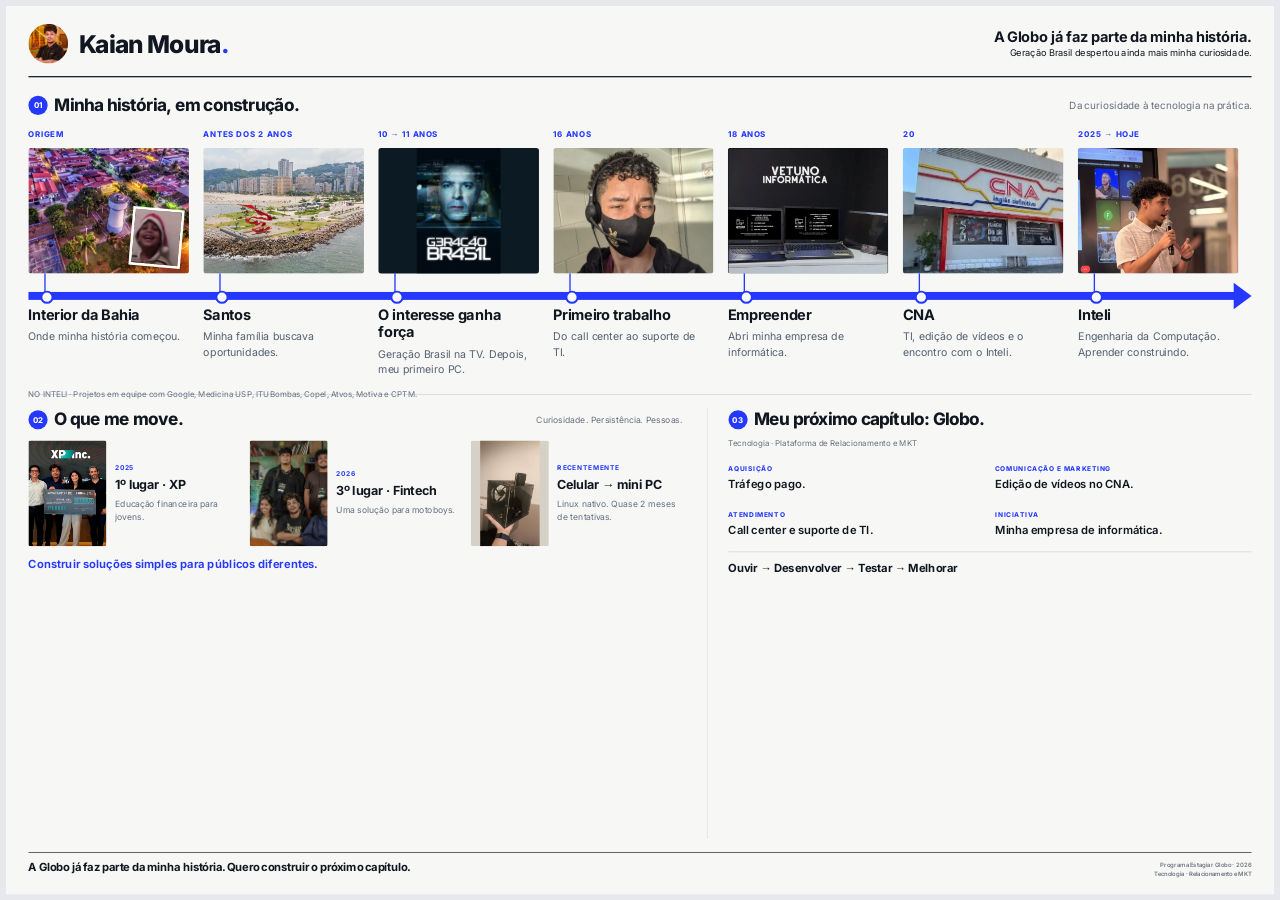
<file: globo/index.html>
<!DOCTYPE html>

<html lang="pt-BR"><head><meta charset="utf-8"/><meta content="width=device-width,initial-scale=1" name="viewport"/><title>Kaian Moura · Tecnologia que cria relações</title><meta content="Uma página: quem sou, o que me move e minha conexão com a Plataforma de Relacionamento e MKT da Globo." name="description"/><meta content="#101720" name="theme-color"/><link href="imagens/favicon.svg" rel="icon"/><link as="font" crossorigin="" href="imagens/body.woff2" rel="preload" type="font/woff2"/><style>@font-face{font-family:Inter;src:url("imagens/body.woff2") format("woff2");font-weight:100 900;font-display:swap}
:root{--ink:#101720;--paper:#f1f2f4;--blue:#2438ff;--orange:#ff602e;--yellow:#ffd23f;--muted:#666f7c}*{box-sizing:border-box}html{-webkit-text-size-adjust:100%}body{margin:0;background:#dfe2e8;color:var(--ink);font-family:Inter,Arial,sans-serif}button,a{-webkit-tap-highlight-color:transparent}button{cursor:pointer;font:inherit}a{color:inherit;text-decoration:none}button:focus-visible,a:focus-visible{outline:3px solid var(--orange);outline-offset:4px}button:disabled{opacity:.4;cursor:default}.toolbar{height:64px;display:flex;align-items:center;justify-content:space-between;gap:20px;padding:0 24px;background:var(--ink);color:white}.brand{font-size:20px;font-weight:800;letter-spacing:-1px}.brand span{color:var(--orange)}.tools{display:flex;align-items:center;gap:10px}.tool{background:transparent;border:1px solid #ffffff60;border-radius:30px;padding:9px 16px;color:inherit;font-size:12px}.tool.primary{background:var(--orange);border-color:var(--orange);color:var(--ink);font-weight:700}.toolbar small{font-size:11px;color:#b4becc}.stage{padding:18px 16px 24px;display:flex;justify-content:center;align-items:flex-start}.sheet-shell{position:relative;width:1920px;height:900px;flex-shrink:0}.sheet{width:1920px;height:900px;background:var(--paper);padding:32px 36px 24px;transform-origin:top left;box-shadow:0 8px 45px #17233522;display:flex;flex-direction:column}.sheet-top{height:117px;flex-shrink:0;display:flex;justify-content:space-between;align-items:flex-start;gap:40px;border-bottom:2px solid var(--ink);padding-bottom:22px}.eyebrow{font-size:11px;text-transform:uppercase;letter-spacing:1.8px;font-weight:650;margin:0 0 10px}.sheet-top h1{font-size:58px;line-height:1;letter-spacing:-3px;font-weight:800;margin:0}.sheet-top .hello{font-size:16px;line-height:1.6;text-align:right;margin:4px 0 0;max-width:400px}.sheet-top .hello strong{display:block;font-size:23px;letter-spacing:-.7px;line-height:1.3}.panels{display:flex;gap:24px;flex:1;min-height:0;padding:25px 0 20px}.panel{min-width:0;position:relative;border-radius:4px}.who{width:340px;flex-shrink:0}.move{width:396px;flex-shrink:0;background:var(--ink);color:white;padding:20px}.area{flex:1;padding:0 0 0 2px}.panel-heading{display:flex;gap:10px;align-items:center;margin-bottom:15px;height:37px}.num{width:30px;height:30px;flex-shrink:0;border-radius:50%;background:var(--blue);color:white;display:flex;align-items:center;justify-content:center;font-size:12px;font-weight:750}.move .num{background:var(--orange);color:var(--ink)}.panel h2{font-size:24px;font-weight:750;letter-spacing:-1px;line-height:1.1;margin:0}.move h2{font-size:23px}.panel p{margin:0}.photo{border:0;padding:0;width:100%;height:100%;display:block;background:transparent;overflow:hidden;cursor:zoom-in}.photo img{width:100%;height:100%;display:block;object-fit:cover;transition:transform .35s}figure{margin:0;min-width:0}.photo:hover img{transform:scale(1.035)}.portrait-wrap{height:273px;position:relative;margin-bottom:17px}.portrait-wrap>.photo{border-radius:3px}.portrait-wrap>.photo img{object-position:center 25%}.childhood{position:absolute;bottom:12px;right:12px;width:101px;height:106px;border:5px solid var(--paper);transform:rotate(6deg);background:var(--paper);box-shadow:0 4px 20px #0003}.childhood img{object-fit:cover}.bio{font-size:17px;font-weight:650;line-height:1.45;letter-spacing:-.35px}.bio strong{color:var(--blue);font-weight:750}.bio-detail{font-size:13px;line-height:1.6;color:var(--muted);margin-top:7px!important}.robotics{height:133px;position:relative;margin-top:18px;overflow:hidden;border-radius:3px}.robotics figcaption{position:absolute;left:0;right:0;bottom:0;background:linear-gradient(transparent,#06111be8);color:#fff;font-size:13px;font-weight:650;padding:32px 12px 12px;pointer-events:none}.robotics img{object-position:center 38%}.motives{font-size:15px;color:var(--yellow);font-weight:600;margin-bottom:14px!important;line-height:1.4}.evidence{height:182px;position:relative;overflow:hidden;border-radius:3px;margin-bottom:12px}.evidence figcaption{position:absolute;left:0;right:0;bottom:0;padding:40px 13px 12px;background:linear-gradient(transparent,#07131ef0);color:white;pointer-events:none;font-size:12px;line-height:1.5}.evidence figcaption strong{display:block;font-size:19px;line-height:1.4;letter-spacing:-.4px}.xp img{object-position:center 35%}.linux{height:174px;background:#c6c1b7}.linux img{object-fit:contain}.linux figcaption strong{font-size:18px}.purpose{border-top:1px solid #ffffff35;padding-top:14px;font-size:17px;line-height:1.45;letter-spacing:-.3px;font-weight:550}.purpose strong{color:var(--yellow);font-weight:600}.area-kicker{font-size:12px!important;color:var(--muted);line-height:1.5;margin-bottom:13px!important}.matches{display:flex;flex-direction:column;gap:11px}.match{display:flex;gap:15px;align-items:center;min-height:83px;padding-bottom:10px;border-bottom:1px solid #ccd1d9}.match figure{width:83px;height:73px;flex-shrink:0;overflow:hidden;border-radius:3px;background:#dce0e7}.match figure img{object-position:center 35%}.match .ad{display:flex;align-items:center;justify-content:center;font-size:42px;line-height:1;background:var(--blue);color:var(--yellow)}.match h3{margin:0 0 4px;font-size:12px;letter-spacing:1px;color:var(--blue);font-weight:750;text-transform:uppercase}.match p{font-size:17px;line-height:1.35;font-weight:600;letter-spacing:-.3px}.match .business img{object-fit:contain;background:#151515}.practical{margin-top:17px}.practical small{font-size:10px;text-transform:uppercase;letter-spacing:1px;color:var(--muted)}.practical p{font-size:19px;line-height:1.5;letter-spacing:-.5px;font-weight:750;margin-top:4px}.practical p span{color:var(--orange)}.sheet-foot{height:45px;flex-shrink:0;border-top:2px solid var(--ink);padding-top:13px;display:flex;align-items:flex-start;justify-content:space-between;gap:20px}.sheet-foot p{font-size:20px;line-height:1.25;font-weight:700;letter-spacing:-.55px;margin:0}.sheet-foot span{font-size:10px;font-weight:550;text-align:right;line-height:1.5;color:var(--muted);max-width:285px}.focus-mode .panel{transition:opacity .2s}.focus-mode .panel:not(.active){opacity:.3}.focus-mode .panel.active{outline:3px solid var(--orange);outline-offset:8px}.present-controls{display:none;align-items:center;gap:12px}.presenting .present-controls{display:flex}#timer{font-variant-numeric:tabular-nums;font-size:12px;color:var(--yellow)}#timer[data-state=warn]{color:#ffb020}#timer[data-state=over]{color:#ff7a6a}.control{background:none;color:white;border:0;padding:5px;font-size:18px}.step{font-size:11px}dialog{padding:28px;border:0;border-radius:8px;background:var(--paper);color:var(--ink);width:calc(100% - 32px);max-width:760px;max-height:88vh}dialog:not([open]){display:none}dialog::backdrop{background:#0b111ce8}dialog h2{font-size:29px;letter-spacing:-1px;margin:0 0 12px}dialog h3{font-size:16px;margin:26px 0 8px}dialog p{font-size:14px;line-height:1.8}dialog .tool{color:var(--ink);border-color:#adb4c0}.close{float:right;border:1px solid #aeb8c4;background:transparent;border-radius:50%;width:32px;height:32px;font-size:20px}#image-dialog{max-width:1050px;text-align:center}#expanded{display:block;max-width:100%;max-height:70vh;margin:18px auto 0;object-fit:contain}#caption{font-size:12px;margin:12px 0}.lightbox-tools{display:flex;justify-content:center;gap:10px}#copy-status{font-size:12px}.skip{position:absolute;top:-80px;left:15px;background:white;padding:10px;z-index:5}.skip:focus{top:15px}.mobile-note{display:none}

.toolbar{height:40px;padding:0 16px}.toolbar .tool{padding:6px 13px}.stage{padding:6px}.sheet-shell{height:1000px}.sheet{height:1000px;padding:30px 38px;box-shadow:none}.sheet-top{height:60px;align-items:center;padding-bottom:18px}.sheet-top h1{font-size:34px;letter-spacing:-1.4px}.sheet-top .hello{margin:0;font-size:13px}.sheet-top .hello strong{font-size:20px}.panels{gap:44px;padding:32px 0;flex:1;min-height:0}.panel{display:flex;flex-direction:column;min-height:0}.who{width:500px}.move{width:590px;background:transparent;color:var(--ink);padding:0 30px;border-left:1px solid #ccd1d9;border-right:1px solid #ccd1d9;border-radius:0}.area{flex:1}.panel-heading{margin-bottom:25px;flex-shrink:0}.panel h2,.move h2{font-size:27px}.num{width:30px;height:30px}.move .num{background:var(--blue);color:white}.identity-row{display:flex;flex-direction:column;flex:1;min-height:0}.portrait-wrap{height:340px;flex-shrink:0;margin-bottom:23px}.portrait-wrap>.photo img{object-position:center 29%}.bio{font-size:24px;line-height:1.5}.bio-detail{font-size:17px;max-width:420px;margin-top:9px!important}.novela-memory{display:flex;align-items:center;gap:18px;margin-top:24px}.novela-memory .photo{width:74px;height:108px;flex-shrink:0}.novela-memory img{object-fit:cover}.novela-memory figcaption{max-width:330px}.memory-age{display:none}.novela-memory strong{font-size:19px}.novela-memory p{font-size:16px;line-height:1.5;margin-top:5px;color:var(--muted)}.academic{font-size:14px;color:var(--muted);line-height:1.6;margin-top:22px!important}.academic span{display:block;font-size:10px;letter-spacing:1.4px;font-weight:650}.motives{color:var(--muted);font-size:17px;font-weight:500;margin-bottom:22px!important}.awards-row{height:330px;flex-shrink:0}.evidence{height:100%;margin:0}.evidence figcaption{background:#101720e8;padding:14px 18px;font-size:15px}.evidence figcaption strong{font-size:24px}.linux-feature{display:flex;align-items:center;gap:20px;margin:24px 0;background:#e4e6e8;min-height:180px}.linux-feature figure{width:150px;height:180px;flex-shrink:0}.linux-feature img{object-fit:cover}.linux-feature>div{padding:15px 15px 15px 0}.mini-eyebrow{font-size:10px!important;color:var(--muted);letter-spacing:1px;text-transform:uppercase}.linux-feature h3{font-size:23px;letter-spacing:-.6px;line-height:1.25;margin:8px 0}.linux-feature p{font-size:14px;line-height:1.5}.purpose{font-size:21px;border-color:#ccd1d9;padding-top:18px;margin-top:auto!important;max-width:490px}.purpose strong{color:var(--blue)}.area-kicker{font-size:13px!important;margin-bottom:22px!important}.area-content{flex:1;display:flex;flex-direction:column;min-height:0}.work-photo{height:200px;position:relative;overflow:hidden;margin-bottom:20px;flex-shrink:0}.work-photo img{object-position:center 45%}.work-photo figcaption{position:absolute;bottom:0;left:0;right:0;background:#101720dc;color:white;padding:10px 14px;font-size:14px;pointer-events:none}.match-column{display:flex;flex-direction:column;flex:1}.matches{gap:0;flex:1}.match{flex:1;min-height:70px;padding:12px 0}.match h3{font-size:11px;margin-bottom:6px}.match p{font-size:21px;font-weight:600}.practical{margin-top:22px}.practical p{font-size:20px;line-height:1.5}.sheet-foot{height:42px;padding-top:14px}.sheet-foot p{font-size:19px}.sheet-foot span{font-size:10px}
.match>div{flex:1;min-width:0}.sheet-foot p{flex:1}.sheet-top .hello{flex:0 0 420px;max-width:420px}

body{background:#e6e8ed}.toolbar{height:40px;padding:0 16px}.toolbar .tool{padding:6px 13px}.stage{padding:6px}.sheet-shell{height:1000px}.sheet{height:1000px;padding:26px 34px;box-shadow:none;background:#f7f7f5}.sheet-top{height:82px;align-items:center;padding:0 0 18px;border-color:#17253e}.name-lockup{display:flex;gap:16px;align-items:center}.avatar{width:60px;height:60px;border-radius:50%;overflow:hidden}.avatar img{object-position:center 25%}.sheet-top h1{font-size:37px;letter-spacing:-1.5px}.sheet-top .hello{font-size:14px;margin:0;max-width:600px;flex:0 0 600px}.sheet-top .hello strong{font-size:22px;letter-spacing:-.5px}.story-layout{flex:1;display:flex;flex-direction:column;min-height:0}.panel{min-width:0;position:relative}.timeline-panel{flex:1;min-height:0;padding:25px 0 17px}.section-head{display:flex;justify-content:space-between;align-items:center;gap:20px;margin-bottom:20px}.panel-heading{height:34px;margin:0;display:flex;align-items:center;gap:10px;flex-shrink:0}.panel h2{font-size:26px;letter-spacing:-.8px}.num{width:29px;height:29px;font-size:12px;background:#2438ff}.section-head>p{font-size:15px;color:#667080;margin:0}.timeline{display:flex;gap:22px;list-style:none;padding:0 20px 0 0;margin:0;position:relative}.timeline:before{content:"";position:absolute;left:0;right:20px;top:268px;height:12px;background:#2438ff}.timeline:after{content:"";position:absolute;right:0;top:254px;border-top:20px solid transparent;border-bottom:20px solid transparent;border-left:27px solid #2438ff}.milestone{flex:1;min-width:0;position:relative}.when{font-size:12px;color:#2438ff;letter-spacing:1px;font-weight:750;display:block;height:28px}.moment-photo{height:212px;position:relative;border-radius:4px;overflow:hidden;background:#dfe3e8}.moment-photo>.photo img{object-position:center center}.milestone:nth-child(3) .moment-photo{background:#0c1a24}.milestone:nth-child(3) .moment-photo>.photo img{object-fit:contain}.milestone:nth-child(5) .moment-photo>.photo img{object-fit:contain;background:#151515}.baby-inset{position:absolute;bottom:10px;right:10px;width:78px;height:89px;border:4px solid white;transform:rotate(5deg);box-shadow:0 2px 8px #0003}.time-dot{display:block;position:relative;height:49px}.time-dot:before{content:"";position:absolute;left:24px;top:0;height:35px;width:2px;background:#2438ff}.time-dot:after{content:"";position:absolute;left:18px;top:26px;width:14px;height:14px;border:3px solid #2438ff;background:#f7f7f5;border-radius:50%}.milestone h3{font-size:22px;line-height:1.2;letter-spacing:-.5px;margin:0 0 9px}.milestone p{font-size:16px;line-height:1.45;color:#556171;margin:0;max-width:230px}.academic-note{margin:24px 0 0!important;font-size:12px;color:#647080;letter-spacing:.1px}.closing-row{display:flex;gap:36px;flex:0 0 340px;padding:23px 0 21px;border-top:1px solid #cbd0da;min-height:0}.drive-panel{flex:1.25;min-width:0}.drive-panel .section-head{margin-bottom:15px}.drive-panel .section-head>p{font-size:13px}.proofs{display:flex;gap:14px}.proof{flex:1;min-width:0;display:flex;gap:13px}.proof>.photo{width:118px;height:160px;flex:0 0 118px;border-radius:3px}.proof img{object-position:center center}.proof:last-child img{object-fit:contain;background:#d5d1c7}.proof figcaption{align-self:center;min-width:0}.proof figcaption>span{font-size:10px;letter-spacing:1px;color:#2438ff;font-weight:700;display:block;margin-bottom:8px}.proof strong{display:block;font-size:19px;letter-spacing:-.4px;line-height:1.3}.proof p{font-size:13px;line-height:1.5;margin-top:7px;color:#647080}.drive-purpose{font-size:17px;font-weight:650;margin:17px 0 0!important;color:#2438ff}.connection-panel{flex:1;border-left:1px solid #cbd0da;padding-left:32px}.team-name{font-size:12px;color:#647080;margin:12px 0 18px!important}.connections{display:flex;flex-wrap:wrap;gap:20px 16px}.connections>div{width:calc(50% - 8px)}.connections span{font-size:10px;color:#2438ff;font-weight:750;letter-spacing:1px}.connections p{font-size:17px;font-weight:600;line-height:1.4;margin:5px 0 0}.contribution{font-size:17px;font-weight:700;letter-spacing:-.2px;margin:20px 0 0!important;padding-top:14px;border-top:1px solid #cbd0da}.sheet-foot{height:38px;padding-top:12px;border-width:1px}.sheet-foot p{font-size:17px;flex:1}.sheet-foot span{font-size:9px}
@media(max-width:720px){.toolbar{height:auto;min-height:40px;flex-wrap:wrap;padding:8px 12px;gap:8px}.toolbar small{display:none}.tools{gap:6px}.toolbar .tool{padding:7px 10px;font-size:11px}.stage{padding:6px}.sheet-shell{width:100%!important;height:auto!important}.sheet{width:100%;height:auto;transform:none!important;display:block;padding:20px}.sheet-top{height:auto;display:block;padding-bottom:20px}.avatar{width:46px;height:46px}.sheet-top h1{font-size:29px}.sheet-top .hello{text-align:left;margin-top:16px;font-size:12px;max-width:none}.sheet-top .hello strong{font-size:17px}.story-layout{display:block}.timeline-panel{padding:24px 0}.section-head{display:block;margin-bottom:22px}.section-head>p{margin-top:12px!important}.panel h2{font-size:21px}.timeline{display:block;padding:0 0 0 25px}.timeline:before{left:5px;top:0;bottom:0;width:4px;height:auto;right:auto}.timeline:after{left:-3px;right:auto;top:auto;bottom:-12px;border-left:10px solid transparent;border-right:10px solid transparent;border-top:18px solid #2438ff;border-bottom:0}.milestone{padding:0 0 30px 0}.when{height:auto;margin-bottom:10px}.moment-photo{height:205px}.time-dot{height:14px}.time-dot:before{display:none}.time-dot:after{left:-26px;top:-230px;width:12px;height:12px}.milestone h3{font-size:23px}.milestone p{max-width:none;font-size:15px}.academic-note{line-height:1.7;margin-top:28px!important}.closing-row{display:block;padding:24px 0 0}.drive-panel .section-head>p{margin-top:12px!important}.proofs{display:block}.proof{margin-bottom:20px;gap:18px}.proof>.photo{width:120px;height:140px;flex-basis:120px}.proof strong{font-size:20px}.proof p{font-size:14px}.drive-purpose{font-size:17px;line-height:1.5}.connection-panel{border-left:0;border-top:1px solid #cbd0da;padding:25px 0;margin-top:25px}.connections{gap:20px}.connections>div{width:100%}.contribution{font-size:15px;line-height:1.6}.sheet-foot{height:auto;display:block}.sheet-foot p{font-size:17px;line-height:1.5}.sheet-foot span{display:block;text-align:left;margin-top:12px}.present-controls{order:3;width:100%;justify-content:center}.focus-mode .panel:not(.active){opacity:1}.focus-mode .panel.active{outline:none}.mobile-note{display:block;font-size:11px;line-height:1.5;color:var(--muted)}}
@media(prefers-reduced-motion:reduce){.photo img,.panel{transition:none}}
@media print{@page{size:1920px 1000px;margin:0}html,body{margin:0!important;padding:0!important;background:#f7f7f5}.toolbar,.skip,dialog,.mobile-note{display:none!important}.stage{display:block;padding:0;margin:0}.sheet-shell{width:1920px!important;height:1000px!important;margin:0}.sheet{width:1920px!important;height:1000px!important;transform:none!important;box-shadow:none}.panel{opacity:1!important;outline:0!important}*{-webkit-print-color-adjust:exact;print-color-adjust:exact}}

.name-lockup{flex:1;min-width:0}.name-lockup h1{white-space:nowrap}.section-head .panel-heading{flex:1;min-width:0}.panel-heading h2{flex:1;min-width:0}.timeline-panel{flex:0 0 480px}.moment-photo{height:190px}.timeline:before{top:246px}.timeline:after{top:232px}.closing-row{flex:1;padding-top:20px}.proof figcaption{flex:1;min-width:0}.drive-panel .section-head>p{max-width:260px}.academic-note{margin-top:18px!important}
@media(max-width:720px){.name-lockup h1{white-space:normal}.timeline-panel{padding:24px 0}.section-head .panel-heading{display:flex}.moment-photo{height:205px}.timeline:before{top:0}.timeline:after{top:auto}.academic-note{margin-top:28px!important}}
</style></head><body><a class="skip" href="#onepage">Pular para a apresentação</a>

<main class="stage" id="onepage"><div class="sheet-shell"><article aria-label="Apresentação de Kaian Moura em uma página" class="sheet">
<div class="sheet-top"><div class="name-lockup"><figure class="avatar"><button class="photo"><img alt="Kaian Moura, estudante de Engenharia da Computação no Inteli" src="imagens/fotoProfissional.webp"/></button></figure><h1>Kaian Moura<span style="color:var(--blue)">.</span></h1></div><p class="hello"><strong>A Globo já faz parte da minha história.</strong>Geração Brasil despertou ainda mais minha curiosidade.</p></div>
<div class="story-layout"><section aria-label="1. Como você se apresenta hoje?" class="panel timeline-panel" id="quem"><div class="section-head"><div class="panel-heading"><span class="num">01</span><h2>Minha história, em construção.</h2></div><p>Da curiosidade à tecnologia na prática.</p></div><ol class="timeline"><li class="milestone"><span class="when">ORIGEM</span><figure class="moment-photo"><button class="photo"><img alt="Vista de Tucano, no interior da Bahia" src="imagens/tucanoCidade.webp"/></button><figure class="baby-inset"><button class="photo"><img alt="Kaian na infância" src="imagens/criancaNatal.webp"/></button></figure></figure><span aria-hidden="true" class="time-dot"></span><h3>Interior da Bahia</h3><p>Onde minha história começou.</p></li><li class="milestone"><span class="when">ANTES DOS 2 ANOS</span><figure class="moment-photo"><button class="photo"><img alt="Orla de Santos, onde Kaian cresceu" src="imagens/santos.webp"/></button></figure><span aria-hidden="true" class="time-dot"></span><h3>Santos</h3><p>Minha família buscava oportunidades.</p></li><li class="milestone"><span class="when">10 → 11 ANOS</span><figure class="moment-photo"><button class="photo"><img alt="Novela Geração Brasil, que ampliou o interesse de Kaian por tecnologia" src="imagens/geracaoBrasil.jpeg"/></button></figure><span aria-hidden="true" class="time-dot"></span><h3>O interesse ganha força</h3><p>Geração Brasil na TV. Depois, meu primeiro PC.</p></li><li class="milestone"><span class="when">16 ANOS</span><figure class="moment-photo"><button class="photo"><img alt="Kaian com headset trabalhando no call center" src="imagens/callCenter.webp"/></button></figure><span aria-hidden="true" class="time-dot"></span><h3>Primeiro trabalho</h3><p>Do call center ao suporte de TI.</p></li><li class="milestone"><span class="when">18 ANOS</span><figure class="moment-photo"><button class="photo"><img alt="Computadores e marca da empresa de informática de Kaian" src="imagens/minhaEmpresa.webp"/></button></figure><span aria-hidden="true" class="time-dot"></span><h3>Empreender</h3><p>Abri minha empresa de informática.</p></li><li class="milestone"><span class="when">20</span><figure class="moment-photo"><button class="photo"><img alt="Unidade CNA onde Kaian trabalhou" src="imagens/cna.webp"/></button></figure><span aria-hidden="true" class="time-dot"></span><h3>CNA</h3><p>TI, edição de vídeos e o encontro com o Inteli.</p></li><li class="milestone"><span class="when">2025 → HOJE</span><figure class="moment-photo"><button class="photo"><img alt="Kaian apresentando um projeto no Inteli" src="imagens/apresentandoNoInteli.webp"/></button></figure><span aria-hidden="true" class="time-dot"></span><h3>Inteli</h3><p>Engenharia da Computação. Aprender construindo.</p></li></ol><p class="academic-note">NO INTELI · Projetos em equipe com Google, Medicina USP, ITUBombas, Copel, Atvos, Motiva e CPTM.</p></section><div class="closing-row"><section aria-label="2. O que te impulsiona e como isso se conecta com sua contribuição para a Globo?" class="panel drive-panel" id="move"><div class="section-head"><div class="panel-heading"><span class="num">02</span><h2>O que me move.</h2></div><p>Curiosidade. Persistência. Pessoas.</p></div><div class="proofs"><figure class="proof"><button class="photo"><img alt="Equipe vencedora do hackathon XP" src="imagens/xpinc.webp"/></button><figcaption><span>2025</span><strong>1º lugar · XP</strong><p>Educação financeira para jovens.</p></figcaption></figure><figure class="proof"><button class="photo"><img alt="Equipe do hackathon da fintech para motoboys" src="imagens/fintech1.webp"/></button><figcaption><span>2026</span><strong>3º lugar · Fintech</strong><p>Uma solução para motoboys.</p></figcaption></figure><figure class="proof"><button class="photo"><img alt="Mini PC com Linux nativo a partir de um celular quebrado" src="imagens/miniPC.webp"/></button><figcaption><span>RECENTEMENTE</span><strong>Celular → mini PC</strong><p>Linux nativo. Quase 2 meses de tentativas.</p></figcaption></figure></div><p class="drive-purpose">Construir soluções simples para públicos diferentes.</p></section><section aria-label="3. Como sua trajetória se conecta com a área em que você está no processo?" class="panel connection-panel" id="area"><div class="panel-heading"><span class="num">03</span><h2>Meu próximo capítulo: Globo.</h2></div><p class="team-name">Tecnologia · Plataforma de Relacionamento e MKT</p><div class="connections"><div><span>AQUISIÇÃO</span><p>Tráfego pago.</p></div><div><span>COMUNICAÇÃO E MARKETING</span><p>Edição de vídeos no CNA.</p></div><div><span>ATENDIMENTO</span><p>Call center e suporte de TI.</p></div><div><span>INICIATIVA</span><p>Minha empresa de informática.</p></div></div><p class="contribution">Ouvir → Desenvolver → Testar → Melhorar</p></section></div></div>
<footer class="sheet-foot"><p>A Globo já faz parte da minha história. Quero construir o próximo capítulo.</p><span>Programa Estagiar Globo · 2026<br/>Tecnologia · Relacionamento e MKT</span></footer></article><p class="mobile-note">No celular, a linha do tempo segue de cima para baixo. O PDF reúne tudo em uma página.</p></div></main>
<dialog aria-label="Foto ampliada" id="image-dialog"><button aria-label="Fechar imagem" class="close">×</button><img alt="" id="expanded"/><p id="caption"></p><div class="lightbox-tools"><button class="tool" id="lb-prev">Anterior</button><button class="tool" id="lb-next">Próxima</button></div></dialog>
<script>const $=s=>document.querySelector(s),$$=s=>[...document.querySelectorAll(s)];
const photos=$$('.photo'),box=$('#image-dialog');let photoIndex=0;
function fit(){const sheet=$('.sheet'),shell=$('.sheet-shell');if(innerWidth<=720){sheet.style.transform='';sheet.style.height='';shell.style.width='';shell.style.height='';return;}const availableWidth=Math.max(1,innerWidth-12),availableHeight=Math.max(100,innerHeight-12);const scale=Math.min(availableWidth/1920,availableHeight/1000);const pageHeight=availableHeight/scale;sheet.style.height=pageHeight+'px';sheet.style.transform='scale('+scale+')';shell.style.width=(1920*scale)+'px';shell.style.height=availableHeight+'px';}
addEventListener('resize',fit);fit();
$$('dialog .close').forEach(b=>b.onclick=()=>b.closest('dialog').close());$$('dialog').forEach(d=>d.addEventListener('click',e=>{if(e.target!==d)return;const r=d.getBoundingClientRect();if(e.clientX<r.left||e.clientX>r.right||e.clientY<r.top||e.clientY>r.bottom)d.close();}));
function showPhoto(i){photoIndex=(i+photos.length)%photos.length;const im=photos[photoIndex].querySelector('img');$('#expanded').src=im.currentSrc||im.src;$('#expanded').alt=im.alt;$('#caption').textContent=im.alt;}
photos.forEach((b,i)=>{b.type='button';b.setAttribute('aria-label','Ampliar: '+b.querySelector('img').alt);b.onclick=()=>{showPhoto(i);box.showModal();};});$('#lb-prev').onclick=()=>showPhoto(photoIndex-1);$('#lb-next').onclick=()=>showPhoto(photoIndex+1);box.addEventListener('keydown',e=>{if(e.key==='ArrowLeft'){e.preventDefault();showPhoto(photoIndex-1);}if(e.key==='ArrowRight'){e.preventDefault();showPhoto(photoIndex+1);}});
</script></body></html>
</file>
